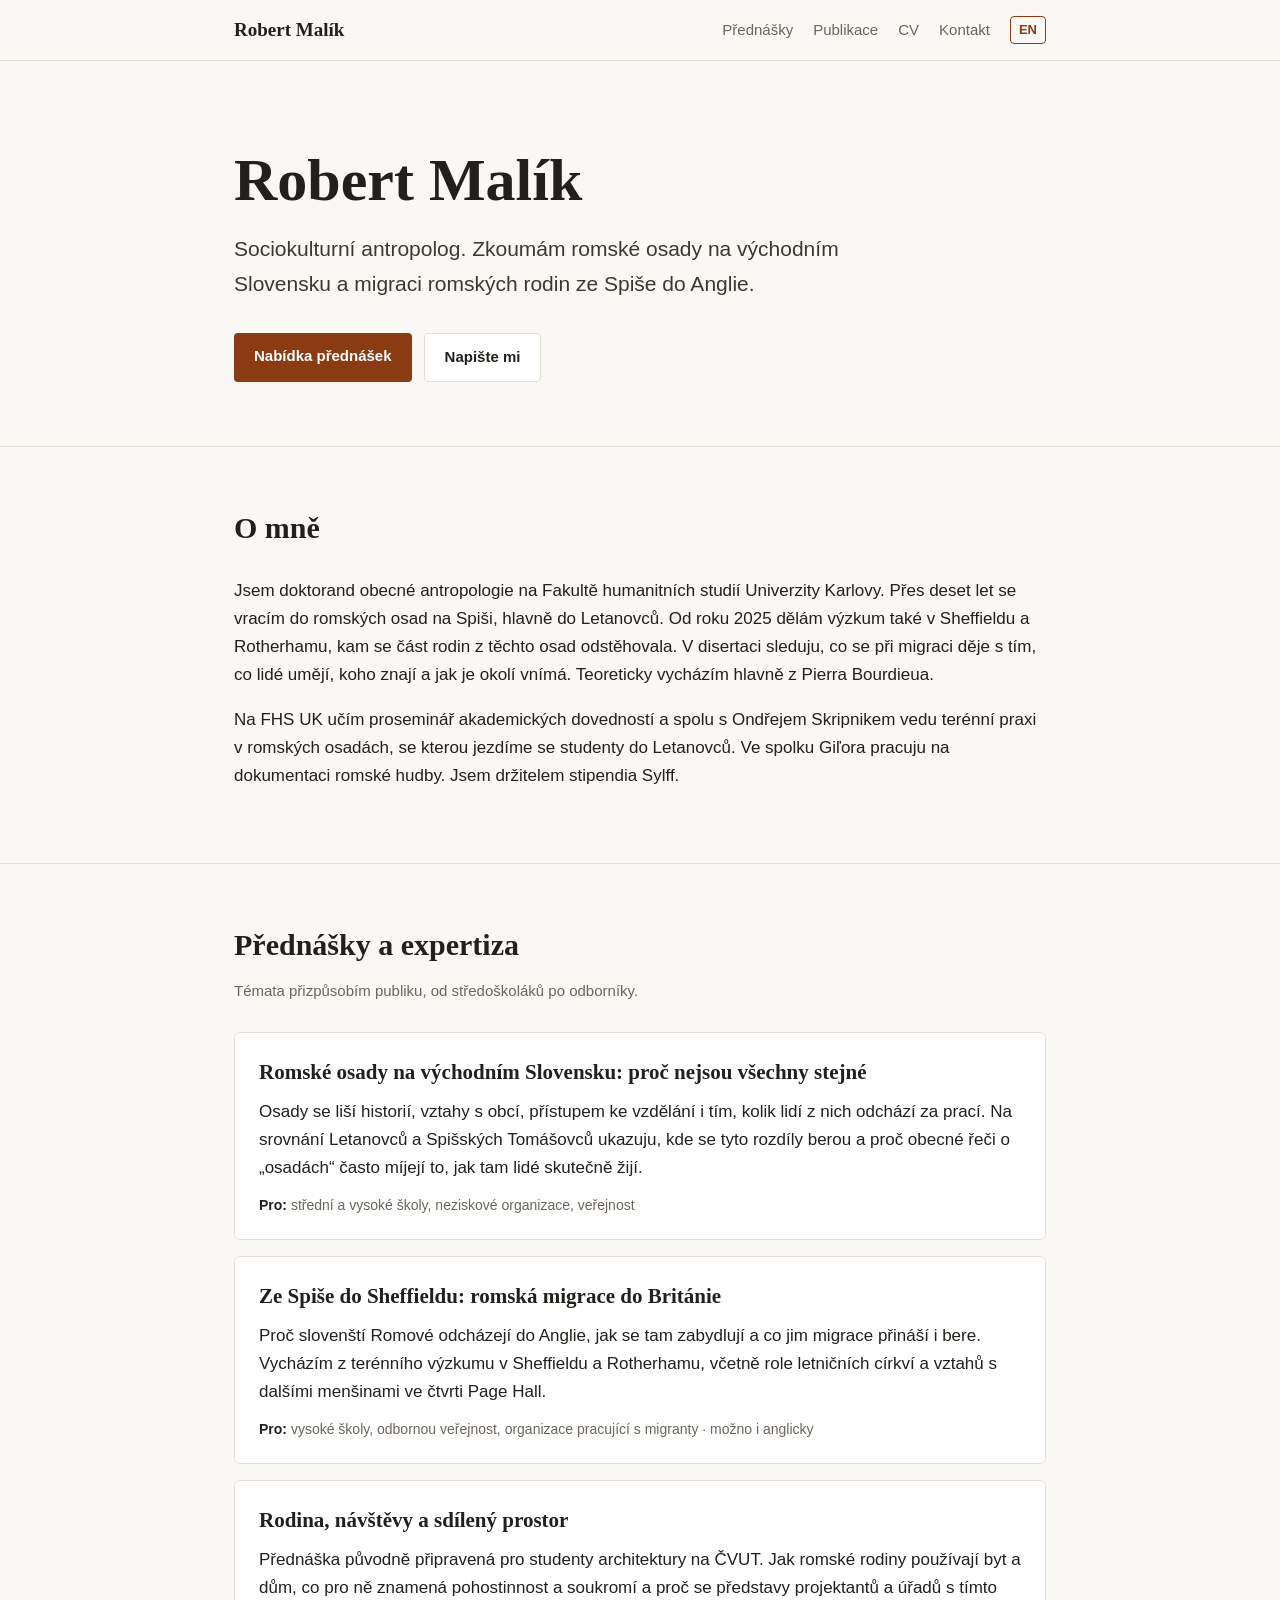
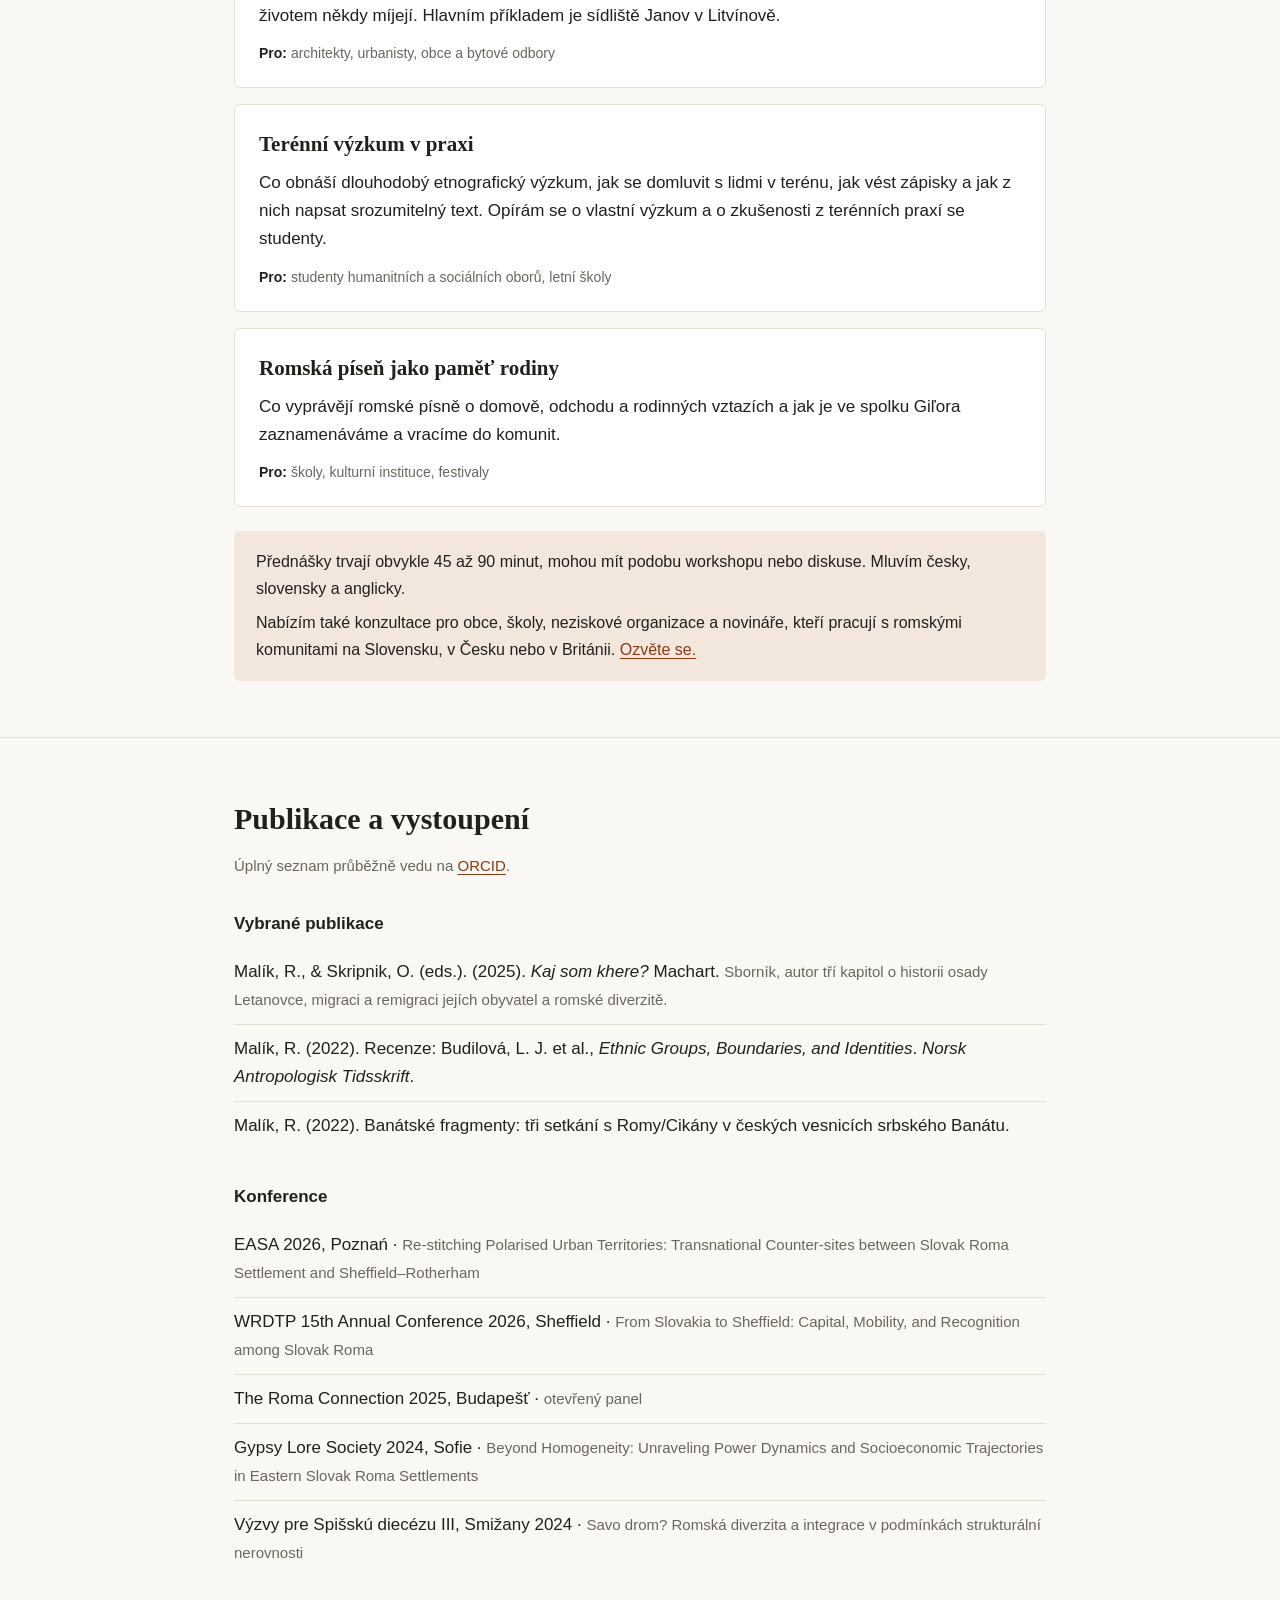
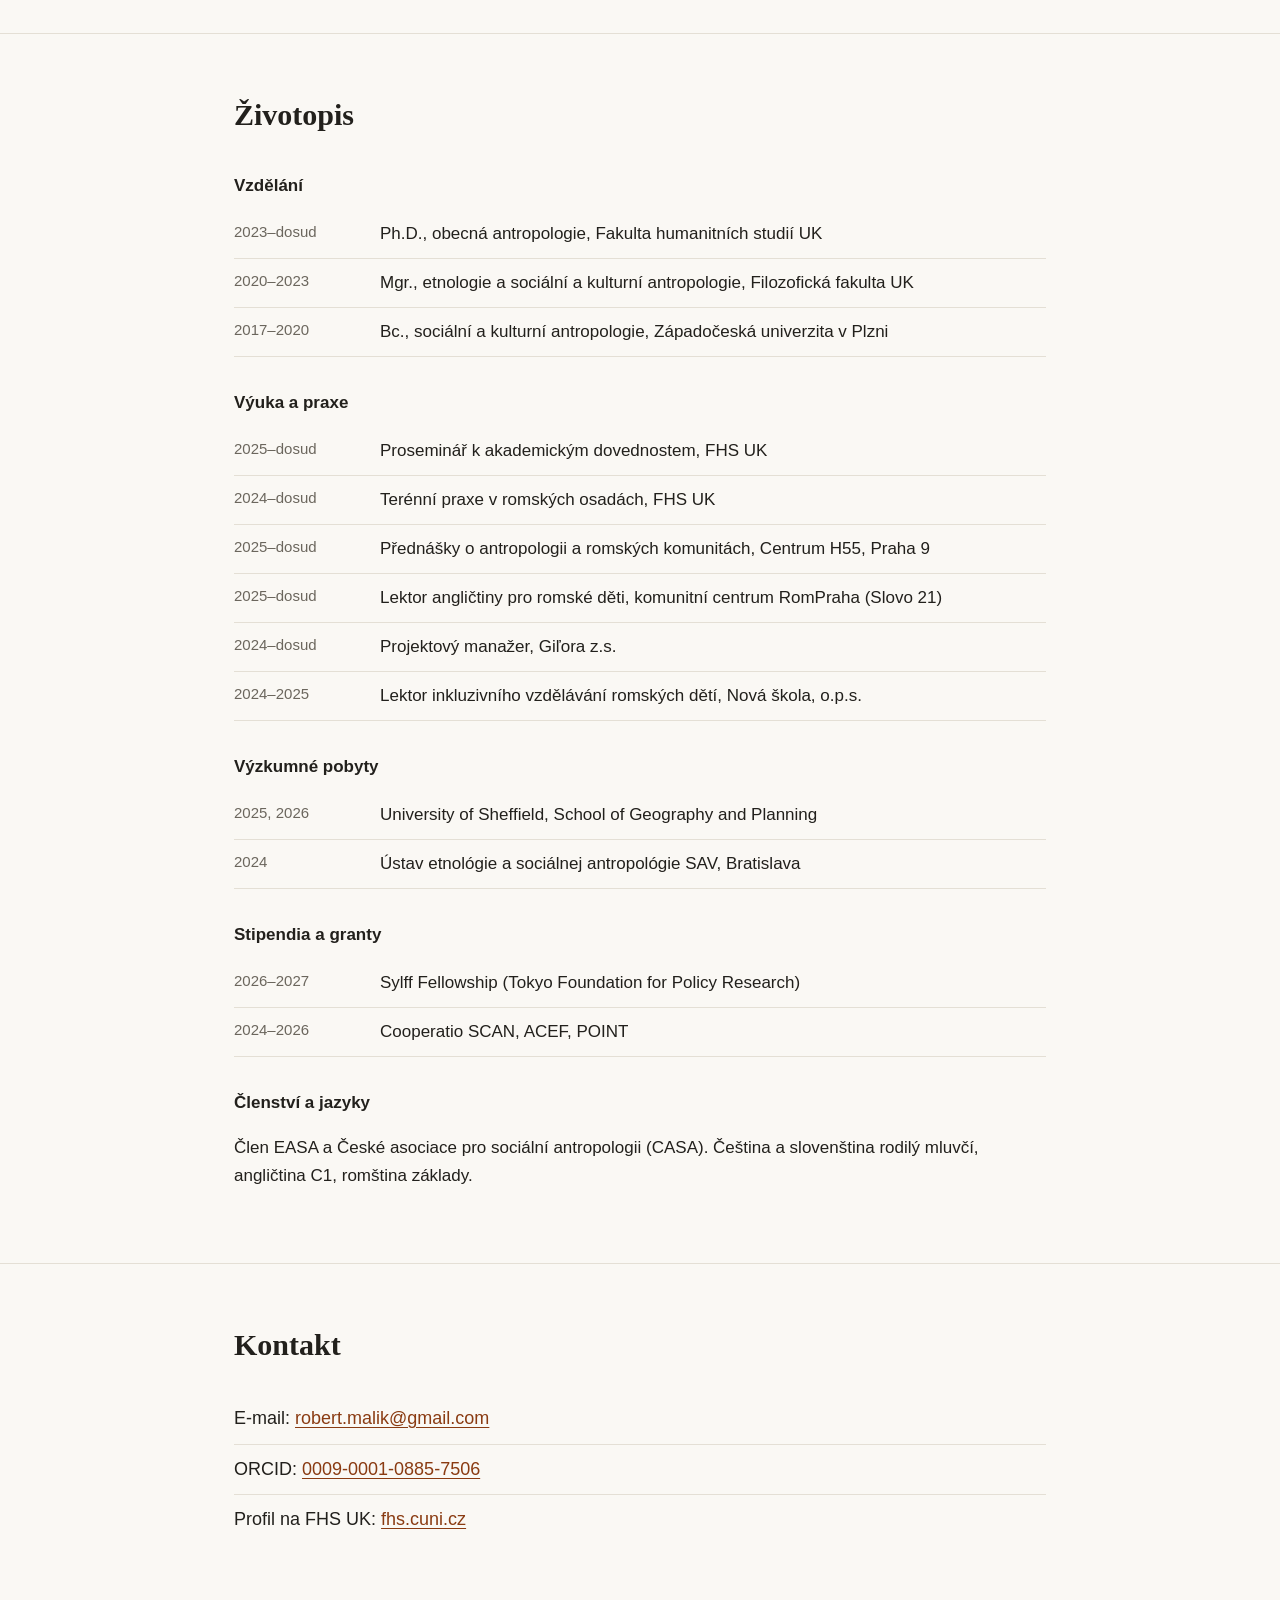
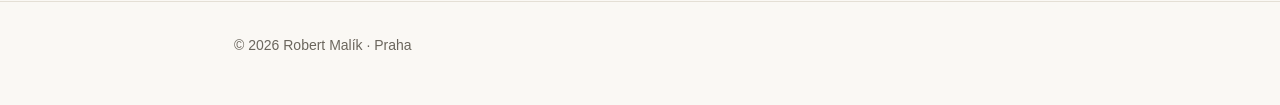
<file: index.html>
<!DOCTYPE html>
<html lang="cs">
<head>
  <meta charset="utf-8">
  <meta name="viewport" content="width=device-width, initial-scale=1">
  <title>Robert Malík · sociokulturní antropolog</title>
  <meta name="description" content="Robert Malík, antropolog z FHS UK. Přednášky a konzultace o romských osadách na východním Slovensku, migraci Romů do Británie a terénním výzkumu.">
  <link rel="alternate" hreflang="cs" href="https://robmal26.github.io/">
  <link rel="alternate" hreflang="en" href="https://robmal26.github.io/en/">
  <meta property="og:title" content="Robert Malík · sociokulturní antropolog">
  <meta property="og:description" content="Přednášky a konzultace o romských komunitách, migraci a terénním výzkumu.">
  <meta property="og:type" content="website">
  <link rel="stylesheet" href="style.css">
</head>
<body>

<header class="site">
  <div class="wrap">
    <a class="brand" href="#top">Robert Malík</a>
    <nav class="main">
      <a href="#prednasky">Přednášky</a>
      <a href="#publikace">Publikace</a>
      <a href="#cv">CV</a>
      <a href="#kontakt">Kontakt</a>
      <a class="lang" href="en/" hreflang="en" lang="en">EN</a>
    </nav>
  </div>
</header>

<main id="top">
  <div class="wrap hero">
    <h1>Robert Malík</h1>
    <p class="lead">Sociokulturní antropolog. Zkoumám romské osady na východním Slovensku a migraci romských rodin ze Spiše do Anglie.</p>
    <div class="actions">
      <a class="btn primary" href="#prednasky">Nabídka přednášek</a>
      <a class="btn ghost" href="#kontakt">Napište mi</a>
    </div>
  </div>

  <section id="o-mne">
    <div class="wrap">
      <h2>O mně</h2>
      <p>Jsem doktorand obecné antropologie na Fakultě humanitních studií Univerzity Karlovy. Přes deset let se vracím do romských osad na Spiši, hlavně do Letanovců. Od roku 2025 dělám výzkum také v Sheffieldu a Rotherhamu, kam se část rodin z těchto osad odstěhovala. V disertaci sleduju, co se při migraci děje s tím, co lidé umějí, koho znají a jak je okolí vnímá. Teoreticky vycházím hlavně z Pierra Bourdieua.</p>
      <p>Na FHS UK učím proseminář akademických dovedností a spolu s Ondřejem Skripnikem vedu terénní praxi v romských osadách, se kterou jezdíme se studenty do Letanovců. Ve spolku Giľora pracuju na dokumentaci romské hudby. Jsem držitelem stipendia Sylff.</p>
    </div>
  </section>

  <section id="prednasky">
    <div class="wrap">
      <h2>Přednášky a expertiza</h2>
      <p class="kicker">Témata přizpůsobím publiku, od středoškoláků po odborníky.</p>

      <div class="talks">
        <article class="talk">
          <h3>Romské osady na východním Slovensku: proč nejsou všechny stejné</h3>
          <p>Osady se liší historií, vztahy s obcí, přístupem ke vzdělání i tím, kolik lidí z nich odchází za prací. Na srovnání Letanovců a Spišských Tomášovců ukazuju, kde se tyto rozdíly berou a proč obecné řeči o „osadách“ často míjejí to, jak tam lidé skutečně žijí.</p>
          <p class="for"><b>Pro:</b> střední a vysoké školy, neziskové organizace, veřejnost</p>
        </article>

        <article class="talk">
          <h3>Ze Spiše do Sheffieldu: romská migrace do Británie</h3>
          <p>Proč slovenští Romové odcházejí do Anglie, jak se tam zabydlují a co jim migrace přináší i bere. Vycházím z terénního výzkumu v Sheffieldu a Rotherhamu, včetně role letničních církví a vztahů s dalšími menšinami ve čtvrti Page Hall.</p>
          <p class="for"><b>Pro:</b> vysoké školy, odbornou veřejnost, organizace pracující s migranty · možno i anglicky</p>
        </article>

        <article class="talk">
          <h3>Rodina, návštěvy a sdílený prostor</h3>
          <p>Přednáška původně připravená pro studenty architektury na ČVUT. Jak romské rodiny používají byt a dům, co pro ně znamená pohostinnost a soukromí a proč se představy projektantů a úřadů s tímto životem někdy míjejí. Hlavním příkladem je sídliště Janov v Litvínově.</p>
          <p class="for"><b>Pro:</b> architekty, urbanisty, obce a bytové odbory</p>
        </article>

        <article class="talk">
          <h3>Terénní výzkum v praxi</h3>
          <p>Co obnáší dlouhodobý etnografický výzkum, jak se domluvit s lidmi v terénu, jak vést zápisky a jak z nich napsat srozumitelný text. Opírám se o vlastní výzkum a o zkušenosti z terénních praxí se studenty.</p>
          <p class="for"><b>Pro:</b> studenty humanitních a sociálních oborů, letní školy</p>
        </article>

        <article class="talk">
          <h3>Romská píseň jako paměť rodiny</h3>
          <p>Co vyprávějí romské písně o domově, odchodu a rodinných vztazích a jak je ve spolku Giľora zaznamenáváme a vracíme do komunit.</p>
          <p class="for"><b>Pro:</b> školy, kulturní instituce, festivaly</p>
        </article>
      </div>

      <div class="note">
        <p>Přednášky trvají obvykle 45 až 90 minut, mohou mít podobu workshopu nebo diskuse. Mluvím česky, slovensky a anglicky.</p>
        <p>Nabízím také konzultace pro obce, školy, neziskové organizace a novináře, kteří pracují s romskými komunitami na Slovensku, v Česku nebo v Británii. <a href="#kontakt">Ozvěte se.</a></p>
      </div>
    </div>
  </section>

  <section id="publikace">
    <div class="wrap">
      <h2>Publikace a vystoupení</h2>
      <p class="kicker">Úplný seznam průběžně vedu na <a href="https://orcid.org/0009-0001-0885-7506">ORCID</a>.</p>

      <h3>Vybrané publikace</h3>
      <ul class="plain">
        <li>Malík, R., &amp; Skripnik, O. (eds.). (2025). <i>Kaj som khere?</i> Machart. <span class="meta">Sborník, autor tří kapitol o historii osady Letanovce, migraci a remigraci jejích obyvatel a romské diverzitě.</span></li>
        <li>Malík, R. (2022). Recenze: Budilová, L. J. et al., <i>Ethnic Groups, Boundaries, and Identities</i>. <i>Norsk Antropologisk Tidsskrift</i>.</li>
        <li>Malík, R. (2022). Banátské fragmenty: tři setkání s Romy/Cikány v českých vesnicích srbského Banátu.</li>
      </ul>

      <h3>Konference</h3>
      <ul class="plain">
        <li>EASA 2026, Poznań · <span class="meta">Re-stitching Polarised Urban Territories: Transnational Counter-sites between Slovak Roma Settlement and Sheffield–Rotherham</span></li>
        <li>WRDTP 15th Annual Conference 2026, Sheffield · <span class="meta">From Slovakia to Sheffield: Capital, Mobility, and Recognition among Slovak Roma</span></li>
        <li>The Roma Connection 2025, Budapešť · <span class="meta">otevřený panel</span></li>
        <li>Gypsy Lore Society 2024, Sofie · <span class="meta">Beyond Homogeneity: Unraveling Power Dynamics and Socioeconomic Trajectories in Eastern Slovak Roma Settlements</span></li>
        <li>Výzvy pre Spišskú diecézu III, Smižany 2024 · <span class="meta">Savo drom? Romská diverzita a integrace v podmínkách strukturální nerovnosti</span></li>
      </ul>
    </div>
  </section>

  <section id="cv">
    <div class="wrap">
      <h2>Životopis</h2>

      <h3>Vzdělání</h3>
      <div class="cv-row"><div class="yr">2023–dosud</div><div>Ph.D., obecná antropologie, Fakulta humanitních studií UK</div></div>
      <div class="cv-row"><div class="yr">2020–2023</div><div>Mgr., etnologie a sociální a kulturní antropologie, Filozofická fakulta UK</div></div>
      <div class="cv-row"><div class="yr">2017–2020</div><div>Bc., sociální a kulturní antropologie, Západočeská univerzita v Plzni</div></div>

      <h3>Výuka a praxe</h3>
      <div class="cv-row"><div class="yr">2025–dosud</div><div>Proseminář k akademickým dovednostem, FHS UK</div></div>
      <div class="cv-row"><div class="yr">2024–dosud</div><div>Terénní praxe v romských osadách, FHS UK</div></div>
      <div class="cv-row"><div class="yr">2025–dosud</div><div>Přednášky o antropologii a romských komunitách, Centrum H55, Praha 9</div></div>
      <div class="cv-row"><div class="yr">2025–dosud</div><div>Lektor angličtiny pro romské děti, komunitní centrum RomPraha (Slovo 21)</div></div>
      <div class="cv-row"><div class="yr">2024–dosud</div><div>Projektový manažer, Giľora z.s.</div></div>
      <div class="cv-row"><div class="yr">2024–2025</div><div>Lektor inkluzivního vzdělávání romských dětí, Nová škola, o.p.s.</div></div>

      <h3>Výzkumné pobyty</h3>
      <div class="cv-row"><div class="yr">2025, 2026</div><div>University of Sheffield, School of Geography and Planning</div></div>
      <div class="cv-row"><div class="yr">2024</div><div>Ústav etnológie a sociálnej antropológie SAV, Bratislava</div></div>

      <h3>Stipendia a granty</h3>
      <div class="cv-row"><div class="yr">2026–2027</div><div>Sylff Fellowship (Tokyo Foundation for Policy Research)</div></div>
      <div class="cv-row"><div class="yr">2024–2026</div><div>Cooperatio SCAN, ACEF, POINT</div></div>

      <h3>Členství a jazyky</h3>
      <p>Člen EASA a České asociace pro sociální antropologii (CASA). Čeština a slovenština rodilý mluvčí, angličtina C1, romština základy.</p>
    </div>
  </section>

  <section id="kontakt">
    <div class="wrap">
      <h2>Kontakt</h2>
      <ul class="plain contact-list">
        <li>E-mail: <a href="mailto:robert.malik@gmail.com">robert.malik@gmail.com</a></li>
        <li>ORCID: <a href="https://orcid.org/0009-0001-0885-7506">0009-0001-0885-7506</a></li>
        <li>Profil na FHS UK: <a href="https://fhs.cuni.cz/FHSENG-1593.html">fhs.cuni.cz</a></li>
      </ul>
    </div>
  </section>
</main>

<footer>
  <div class="wrap">© 2026 Robert Malík · Praha</div>
</footer>

</body>
</html>
</file>
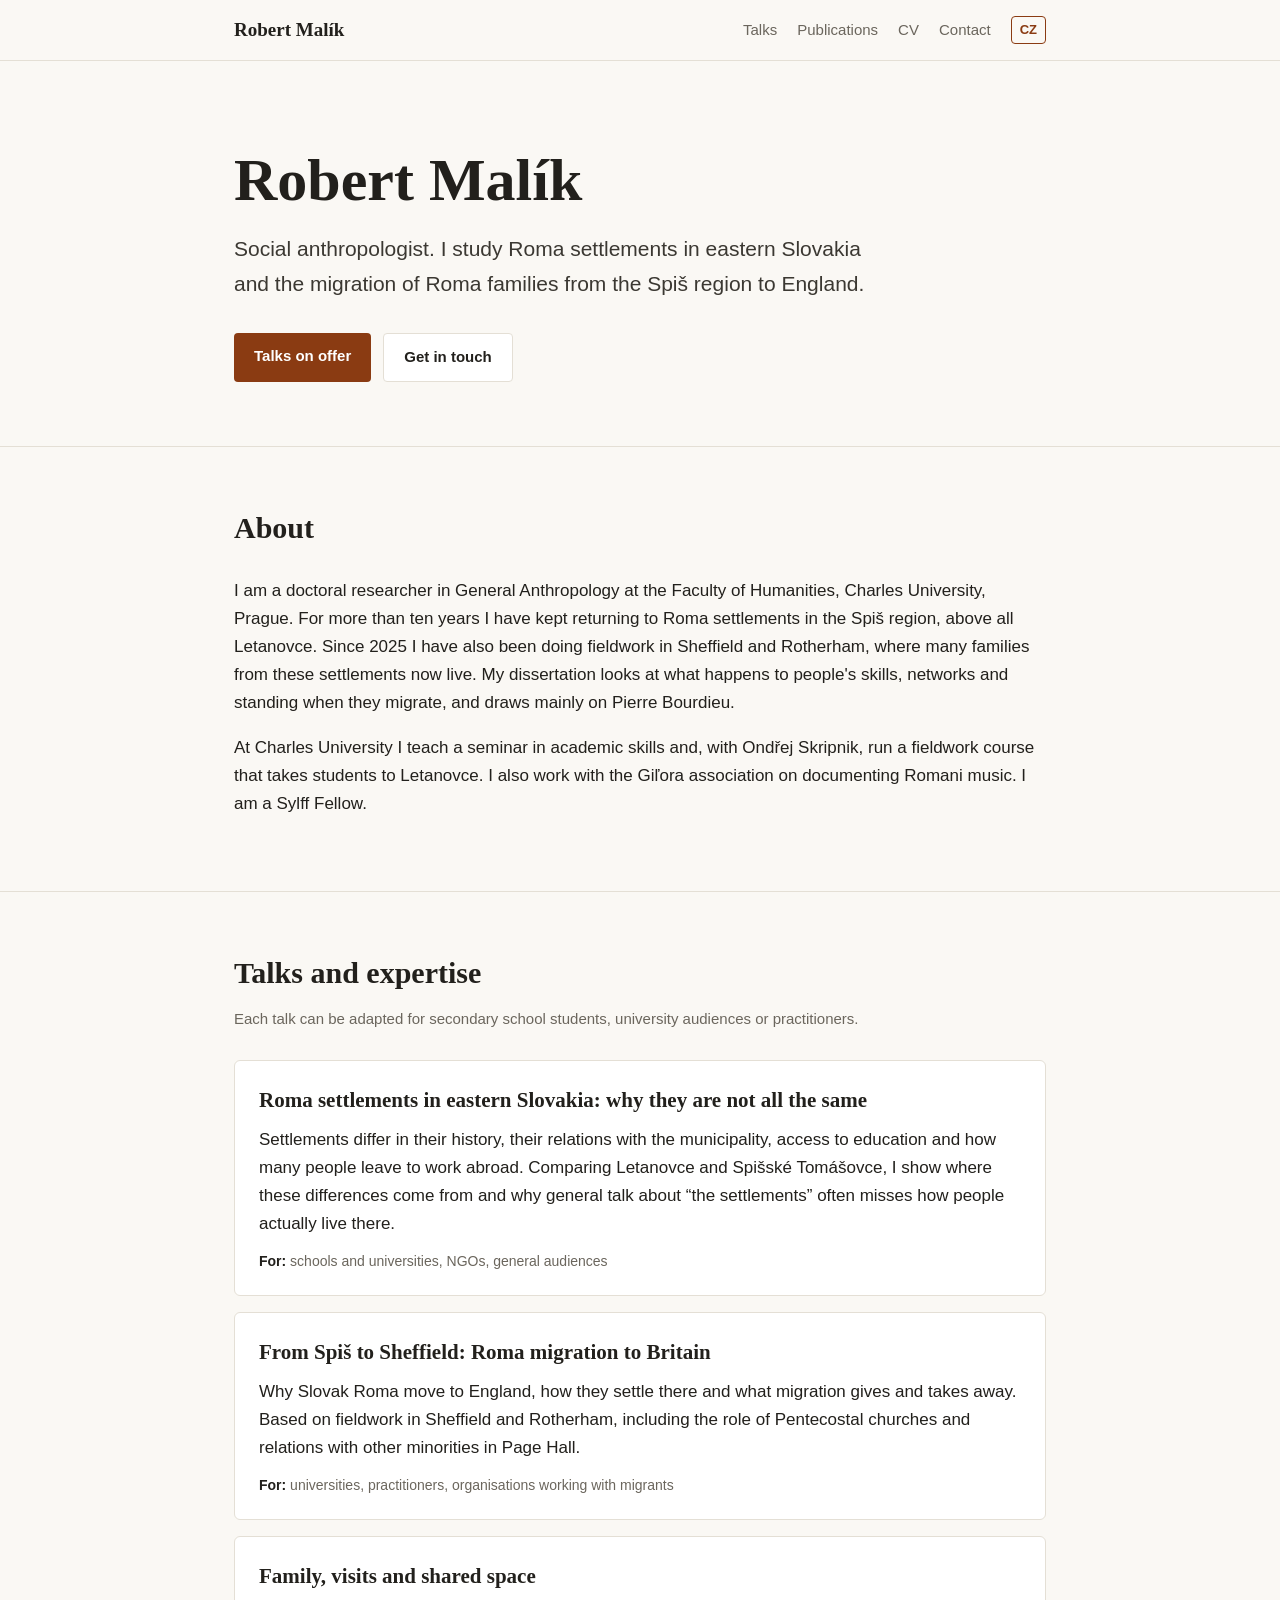
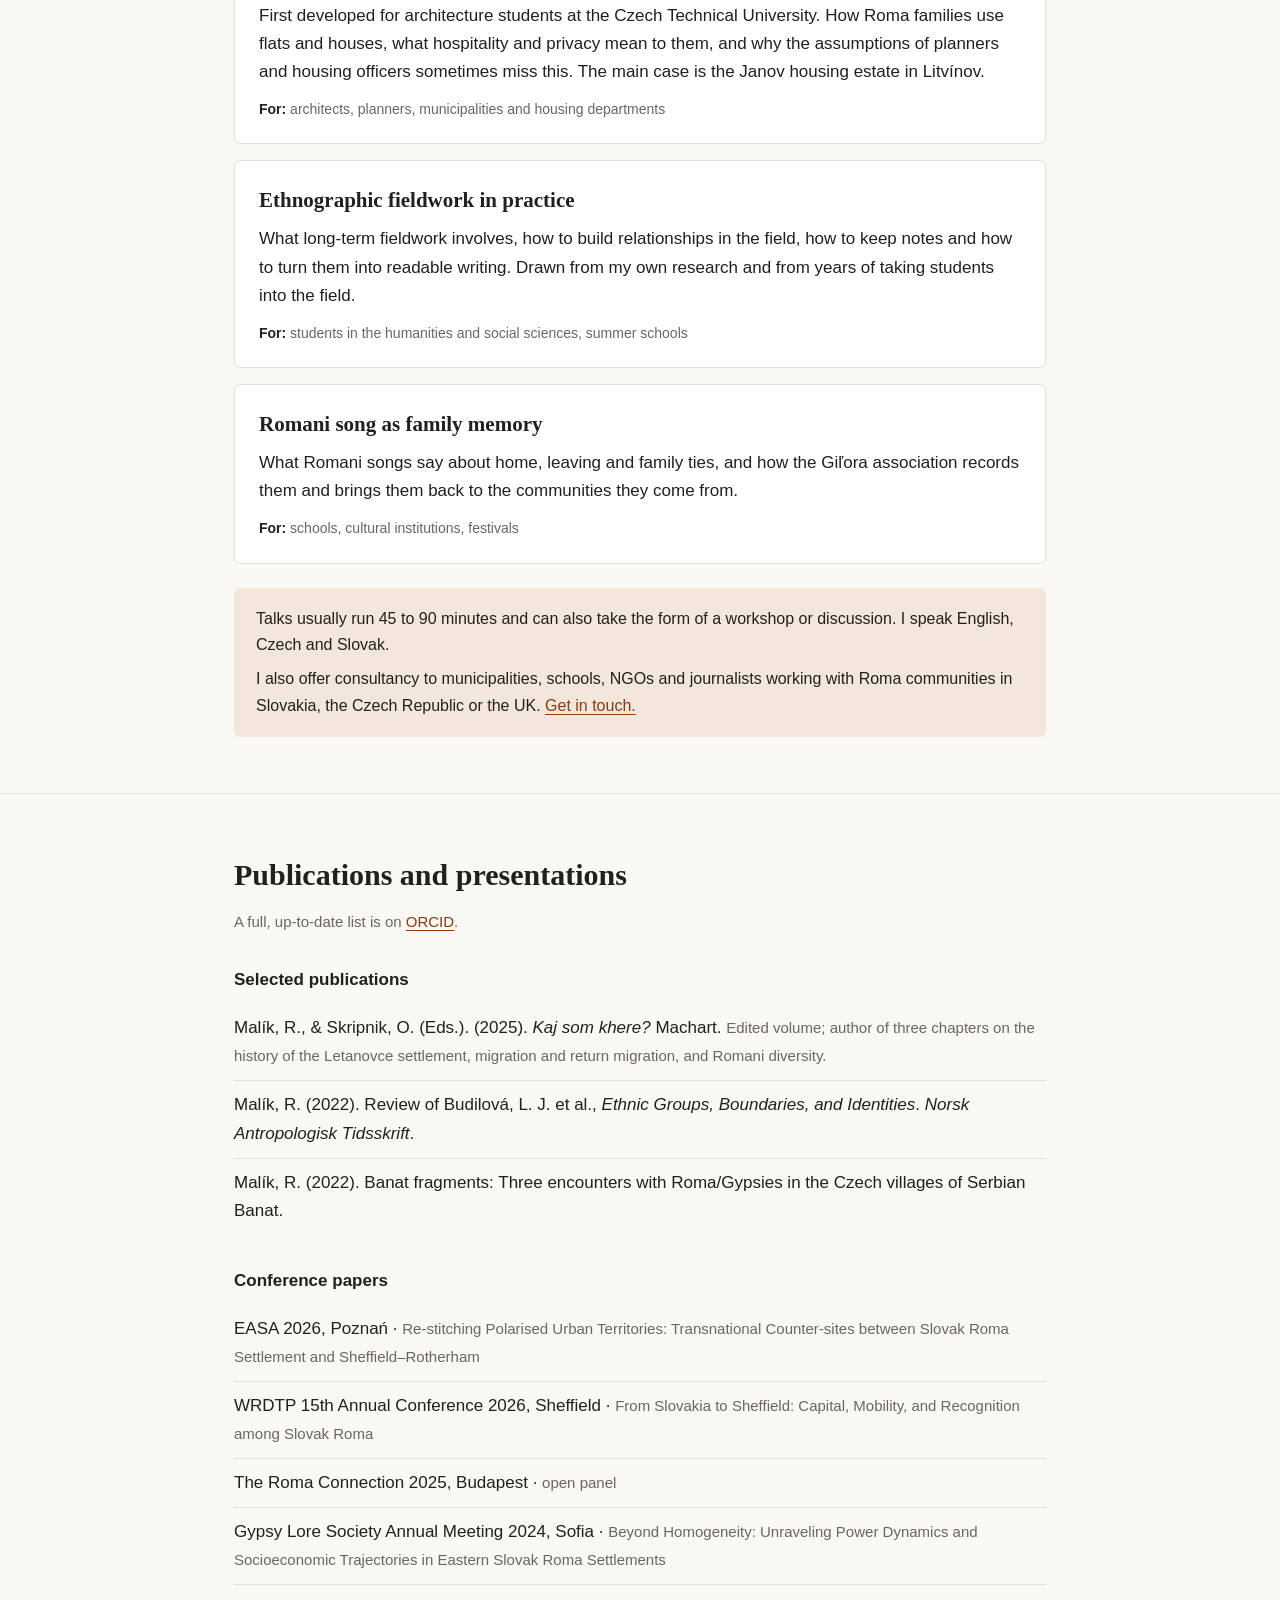
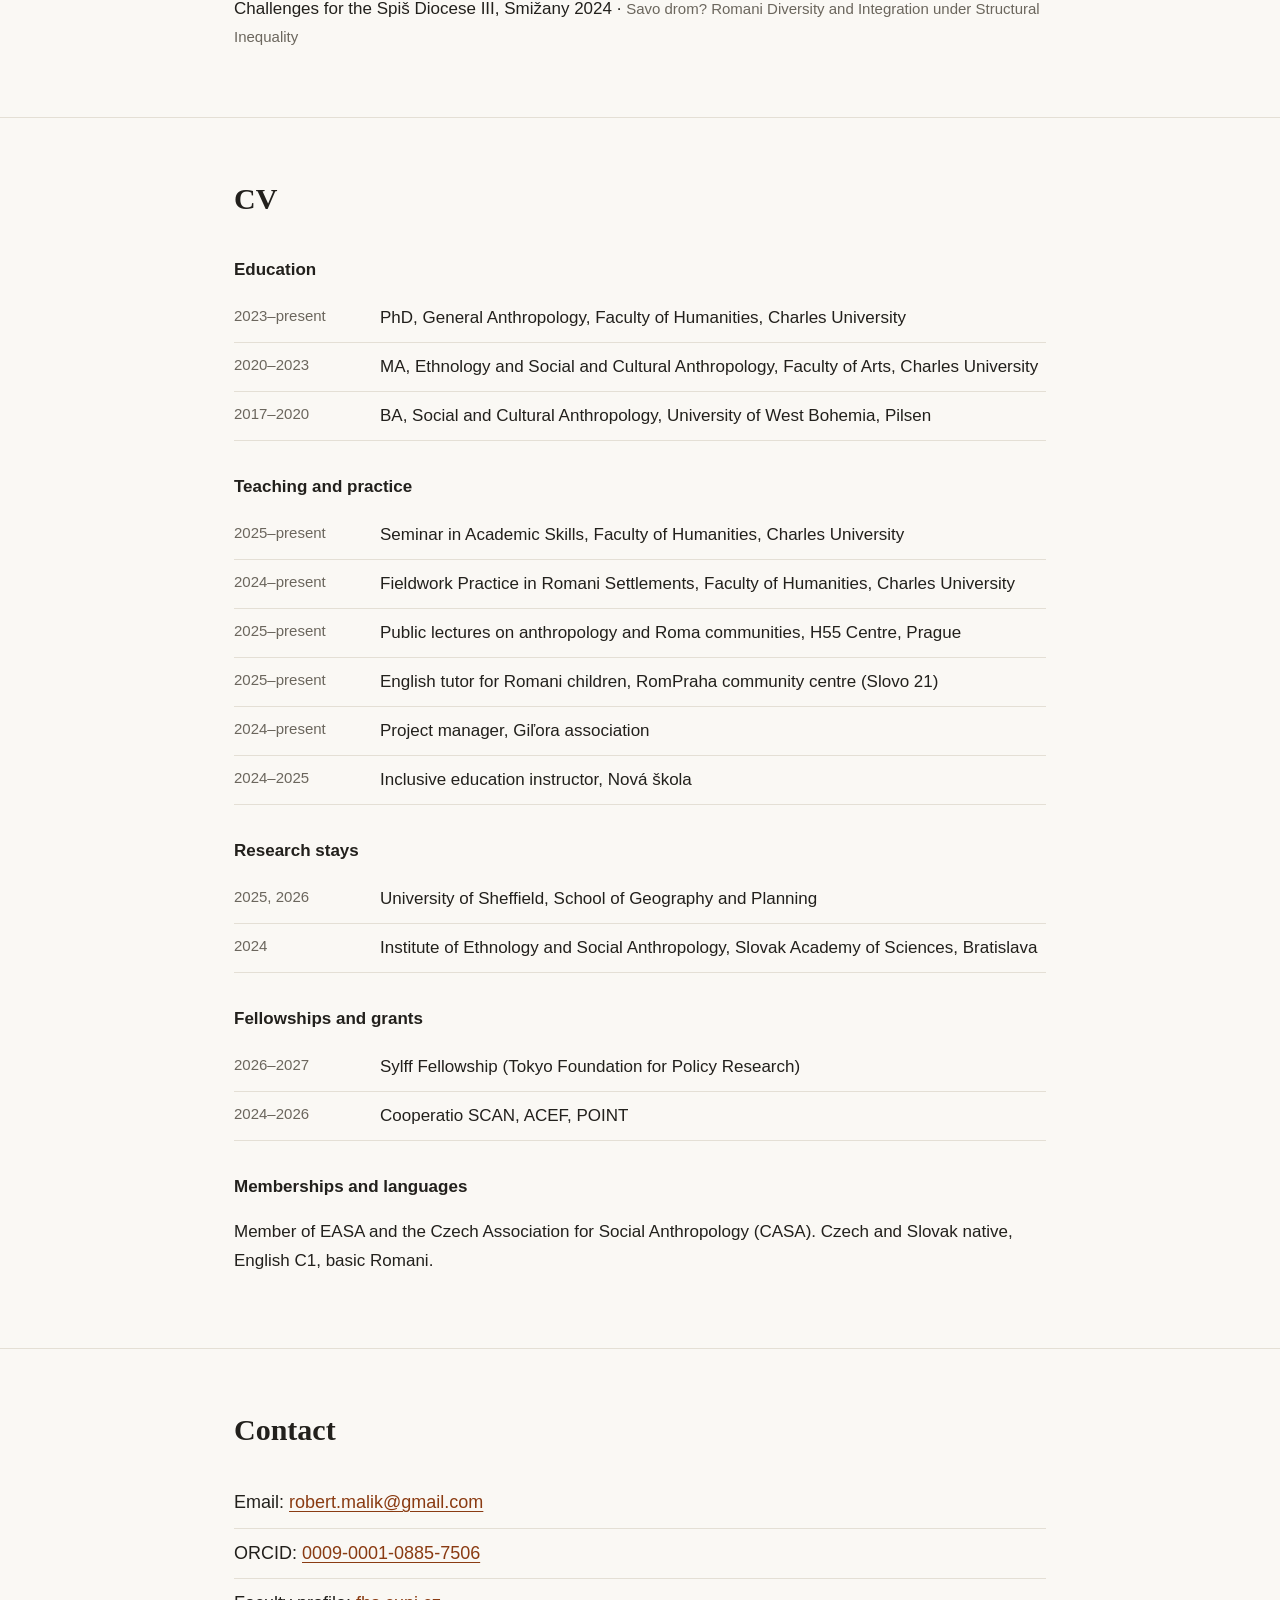
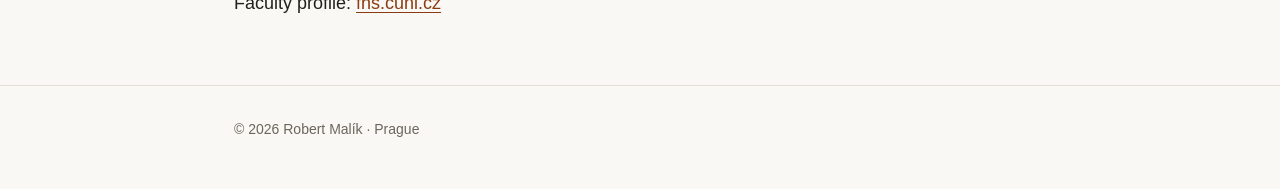
<file: en/index.html>
<!DOCTYPE html>
<html lang="en">
<head>
  <meta charset="utf-8">
  <meta name="viewport" content="width=device-width, initial-scale=1">
  <title>Robert Malík · social anthropologist</title>
  <meta name="description" content="Robert Malík, anthropologist at Charles University. Talks and consultancy on Roma settlements in eastern Slovakia, Roma migration to Britain and ethnographic fieldwork.">
  <link rel="alternate" hreflang="cs" href="https://robmal26.github.io/">
  <link rel="alternate" hreflang="en" href="https://robmal26.github.io/en/">
  <meta property="og:title" content="Robert Malík · social anthropologist">
  <meta property="og:description" content="Talks and consultancy on Roma communities, migration and ethnographic fieldwork.">
  <meta property="og:type" content="website">
  <link rel="stylesheet" href="../style.css">
</head>
<body>

<header class="site">
  <div class="wrap">
    <a class="brand" href="#top">Robert Malík</a>
    <nav class="main">
      <a href="#talks">Talks</a>
      <a href="#publications">Publications</a>
      <a href="#cv">CV</a>
      <a href="#contact">Contact</a>
      <a class="lang" href="../" hreflang="cs" lang="cs">CZ</a>
    </nav>
  </div>
</header>

<main id="top">
  <div class="wrap hero">
    <h1>Robert Malík</h1>
    <p class="lead">Social anthropologist. I study Roma settlements in eastern Slovakia and the migration of Roma families from the Spiš region to England.</p>
    <div class="actions">
      <a class="btn primary" href="#talks">Talks on offer</a>
      <a class="btn ghost" href="#contact">Get in touch</a>
    </div>
  </div>

  <section id="about">
    <div class="wrap">
      <h2>About</h2>
      <p>I am a doctoral researcher in General Anthropology at the Faculty of Humanities, Charles University, Prague. For more than ten years I have kept returning to Roma settlements in the Spiš region, above all Letanovce. Since 2025 I have also been doing fieldwork in Sheffield and Rotherham, where many families from these settlements now live. My dissertation looks at what happens to people's skills, networks and standing when they migrate, and draws mainly on Pierre Bourdieu.</p>
      <p>At Charles University I teach a seminar in academic skills and, with Ondřej Skripnik, run a fieldwork course that takes students to Letanovce. I also work with the Giľora association on documenting Romani music. I am a Sylff Fellow.</p>
    </div>
  </section>

  <section id="talks">
    <div class="wrap">
      <h2>Talks and expertise</h2>
      <p class="kicker">Each talk can be adapted for secondary school students, university audiences or practitioners.</p>

      <div class="talks">
        <article class="talk">
          <h3>Roma settlements in eastern Slovakia: why they are not all the same</h3>
          <p>Settlements differ in their history, their relations with the municipality, access to education and how many people leave to work abroad. Comparing Letanovce and Spišské Tomášovce, I show where these differences come from and why general talk about “the settlements” often misses how people actually live there.</p>
          <p class="for"><b>For:</b> schools and universities, NGOs, general audiences</p>
        </article>

        <article class="talk">
          <h3>From Spiš to Sheffield: Roma migration to Britain</h3>
          <p>Why Slovak Roma move to England, how they settle there and what migration gives and takes away. Based on fieldwork in Sheffield and Rotherham, including the role of Pentecostal churches and relations with other minorities in Page Hall.</p>
          <p class="for"><b>For:</b> universities, practitioners, organisations working with migrants</p>
        </article>

        <article class="talk">
          <h3>Family, visits and shared space</h3>
          <p>First developed for architecture students at the Czech Technical University. How Roma families use flats and houses, what hospitality and privacy mean to them, and why the assumptions of planners and housing officers sometimes miss this. The main case is the Janov housing estate in Litvínov.</p>
          <p class="for"><b>For:</b> architects, planners, municipalities and housing departments</p>
        </article>

        <article class="talk">
          <h3>Ethnographic fieldwork in practice</h3>
          <p>What long-term fieldwork involves, how to build relationships in the field, how to keep notes and how to turn them into readable writing. Drawn from my own research and from years of taking students into the field.</p>
          <p class="for"><b>For:</b> students in the humanities and social sciences, summer schools</p>
        </article>

        <article class="talk">
          <h3>Romani song as family memory</h3>
          <p>What Romani songs say about home, leaving and family ties, and how the Giľora association records them and brings them back to the communities they come from.</p>
          <p class="for"><b>For:</b> schools, cultural institutions, festivals</p>
        </article>
      </div>

      <div class="note">
        <p>Talks usually run 45 to 90 minutes and can also take the form of a workshop or discussion. I speak English, Czech and Slovak.</p>
        <p>I also offer consultancy to municipalities, schools, NGOs and journalists working with Roma communities in Slovakia, the Czech Republic or the UK. <a href="#contact">Get in touch.</a></p>
      </div>
    </div>
  </section>

  <section id="publications">
    <div class="wrap">
      <h2>Publications and presentations</h2>
      <p class="kicker">A full, up-to-date list is on <a href="https://orcid.org/0009-0001-0885-7506">ORCID</a>.</p>

      <h3>Selected publications</h3>
      <ul class="plain">
        <li>Malík, R., &amp; Skripnik, O. (Eds.). (2025). <i>Kaj som khere?</i> Machart. <span class="meta">Edited volume; author of three chapters on the history of the Letanovce settlement, migration and return migration, and Romani diversity.</span></li>
        <li>Malík, R. (2022). Review of Budilová, L. J. et al., <i>Ethnic Groups, Boundaries, and Identities</i>. <i>Norsk Antropologisk Tidsskrift</i>.</li>
        <li>Malík, R. (2022). Banat fragments: Three encounters with Roma/Gypsies in the Czech villages of Serbian Banat.</li>
      </ul>

      <h3>Conference papers</h3>
      <ul class="plain">
        <li>EASA 2026, Poznań · <span class="meta">Re-stitching Polarised Urban Territories: Transnational Counter-sites between Slovak Roma Settlement and Sheffield–Rotherham</span></li>
        <li>WRDTP 15th Annual Conference 2026, Sheffield · <span class="meta">From Slovakia to Sheffield: Capital, Mobility, and Recognition among Slovak Roma</span></li>
        <li>The Roma Connection 2025, Budapest · <span class="meta">open panel</span></li>
        <li>Gypsy Lore Society Annual Meeting 2024, Sofia · <span class="meta">Beyond Homogeneity: Unraveling Power Dynamics and Socioeconomic Trajectories in Eastern Slovak Roma Settlements</span></li>
        <li>Challenges for the Spiš Diocese III, Smižany 2024 · <span class="meta">Savo drom? Romani Diversity and Integration under Structural Inequality</span></li>
      </ul>
    </div>
  </section>

  <section id="cv">
    <div class="wrap">
      <h2>CV</h2>

      <h3>Education</h3>
      <div class="cv-row"><div class="yr">2023–present</div><div>PhD, General Anthropology, Faculty of Humanities, Charles University</div></div>
      <div class="cv-row"><div class="yr">2020–2023</div><div>MA, Ethnology and Social and Cultural Anthropology, Faculty of Arts, Charles University</div></div>
      <div class="cv-row"><div class="yr">2017–2020</div><div>BA, Social and Cultural Anthropology, University of West Bohemia, Pilsen</div></div>

      <h3>Teaching and practice</h3>
      <div class="cv-row"><div class="yr">2025–present</div><div>Seminar in Academic Skills, Faculty of Humanities, Charles University</div></div>
      <div class="cv-row"><div class="yr">2024–present</div><div>Fieldwork Practice in Romani Settlements, Faculty of Humanities, Charles University</div></div>
      <div class="cv-row"><div class="yr">2025–present</div><div>Public lectures on anthropology and Roma communities, H55 Centre, Prague</div></div>
      <div class="cv-row"><div class="yr">2025–present</div><div>English tutor for Romani children, RomPraha community centre (Slovo 21)</div></div>
      <div class="cv-row"><div class="yr">2024–present</div><div>Project manager, Giľora association</div></div>
      <div class="cv-row"><div class="yr">2024–2025</div><div>Inclusive education instructor, Nová škola</div></div>

      <h3>Research stays</h3>
      <div class="cv-row"><div class="yr">2025, 2026</div><div>University of Sheffield, School of Geography and Planning</div></div>
      <div class="cv-row"><div class="yr">2024</div><div>Institute of Ethnology and Social Anthropology, Slovak Academy of Sciences, Bratislava</div></div>

      <h3>Fellowships and grants</h3>
      <div class="cv-row"><div class="yr">2026–2027</div><div>Sylff Fellowship (Tokyo Foundation for Policy Research)</div></div>
      <div class="cv-row"><div class="yr">2024–2026</div><div>Cooperatio SCAN, ACEF, POINT</div></div>

      <h3>Memberships and languages</h3>
      <p>Member of EASA and the Czech Association for Social Anthropology (CASA). Czech and Slovak native, English C1, basic Romani.</p>
    </div>
  </section>

  <section id="contact">
    <div class="wrap">
      <h2>Contact</h2>
      <ul class="plain contact-list">
        <li>Email: <a href="mailto:robert.malik@gmail.com">robert.malik@gmail.com</a></li>
        <li>ORCID: <a href="https://orcid.org/0009-0001-0885-7506">0009-0001-0885-7506</a></li>
        <li>Faculty profile: <a href="https://fhs.cuni.cz/FHSENG-1593.html">fhs.cuni.cz</a></li>
      </ul>
    </div>
  </section>
</main>

<footer>
  <div class="wrap">© 2026 Robert Malík · Prague</div>
</footer>

</body>
</html>
</file>
<file: style.css>
:root {
  --bg: #faf8f4;
  --surface: #ffffff;
  --text: #22201c;
  --muted: #6b665d;
  --line: #e4dfd5;
  --accent: #8a3b12;
  --accent-soft: #f3e7dd;
  --serif: "Iowan Old Style", "Palatino Linotype", Palatino, Georgia, serif;
  --sans: -apple-system, BlinkMacSystemFont, "Segoe UI", Roboto, "Helvetica Neue", Arial, sans-serif;
}

* { box-sizing: border-box; }

html { scroll-behavior: smooth; }

body {
  margin: 0;
  background: var(--bg);
  color: var(--text);
  font-family: var(--sans);
  font-size: 17px;
  line-height: 1.65;
}

a { color: var(--accent); text-underline-offset: 3px; }
a:hover { text-decoration-thickness: 2px; }

.wrap { max-width: 860px; margin: 0 auto; padding: 0 24px; }

/* header */
header.site {
  position: sticky; top: 0; z-index: 10;
  background: rgba(250, 248, 244, 0.94);
  backdrop-filter: blur(6px);
  border-bottom: 1px solid var(--line);
}
header.site .wrap {
  display: flex; align-items: center; justify-content: space-between;
  gap: 16px; height: 60px;
}
.brand { font-family: var(--serif); font-size: 19px; color: var(--text); text-decoration: none; font-weight: 600; }
nav.main { display: flex; gap: 20px; align-items: center; font-size: 15px; }
nav.main a { color: var(--muted); text-decoration: none; }
nav.main a:hover { color: var(--text); }
nav.main a.lang {
  color: var(--accent); border: 1px solid var(--accent);
  border-radius: 4px; padding: 2px 8px; font-size: 13px; font-weight: 600;
}

/* hero */
.hero { padding-top: 88px; padding-bottom: 64px; }
.hero h1 {
  font-family: var(--serif); font-weight: 600;
  font-size: clamp(40px, 7vw, 60px); line-height: 1.05; margin: 0 0 20px;
}
.hero p.lead { font-size: 21px; max-width: 640px; margin: 0 0 32px; color: #3b3832; }
.hero .actions { display: flex; flex-wrap: wrap; gap: 12px; }
.btn {
  display: inline-block; padding: 11px 20px; border-radius: 4px;
  font-weight: 600; font-size: 15px; text-decoration: none;
}
.btn.primary { background: var(--accent); color: #fff; }
.btn.primary:hover { background: #6f2f0e; }
.btn.ghost { border: 1px solid var(--line); color: var(--text); background: var(--surface); }

/* sections */
section { padding: 56px 0; border-top: 1px solid var(--line); }
section h2 {
  font-family: var(--serif); font-weight: 600; font-size: 30px;
  margin: 0 0 24px;
}
section h3 { font-size: 17px; margin: 32px 0 10px; }
.kicker { color: var(--muted); font-size: 15px; margin-top: -14px; margin-bottom: 28px; }

/* talks */
.talks { display: grid; gap: 16px; }
.talk {
  background: var(--surface); border: 1px solid var(--line);
  border-radius: 6px; padding: 22px 24px;
}
.talk h3 { font-family: var(--serif); font-size: 21px; margin: 0 0 8px; font-weight: 600; }
.talk p { margin: 0 0 12px; }
.talk .for { font-size: 14px; color: var(--muted); margin: 0; }
.talk .for b { color: var(--text); font-weight: 600; }
.note {
  background: var(--accent-soft); border-radius: 6px;
  padding: 18px 22px; margin-top: 24px; font-size: 16px;
}
.note p { margin: 0; }
.note p + p { margin-top: 8px; }

/* lists */
ul.plain { list-style: none; padding: 0; margin: 0; }
ul.plain li { padding: 10px 0; border-bottom: 1px solid var(--line); }
ul.plain li:last-child { border-bottom: 0; }
.meta { color: var(--muted); font-size: 15px; }

/* cv */
.cv-row { display: grid; grid-template-columns: 130px 1fr; gap: 16px; padding: 10px 0; border-bottom: 1px solid var(--line); }
.cv-row:last-child { border-bottom: 0; }
.cv-row .yr { color: var(--muted); font-size: 15px; font-variant-numeric: tabular-nums; }

/* contact */
.contact-list { font-size: 18px; }
.contact-list li { padding: 6px 0; border: 0; }

footer { padding: 32px 0 48px; color: var(--muted); font-size: 14px; border-top: 1px solid var(--line); }

@media (max-width: 680px) {
  nav.main a:not(.lang) { display: none; }
  .hero { padding-top: 56px; padding-bottom: 44px; }
  .hero p.lead { font-size: 19px; }
  .cv-row { grid-template-columns: 1fr; gap: 2px; }
}
</file>
